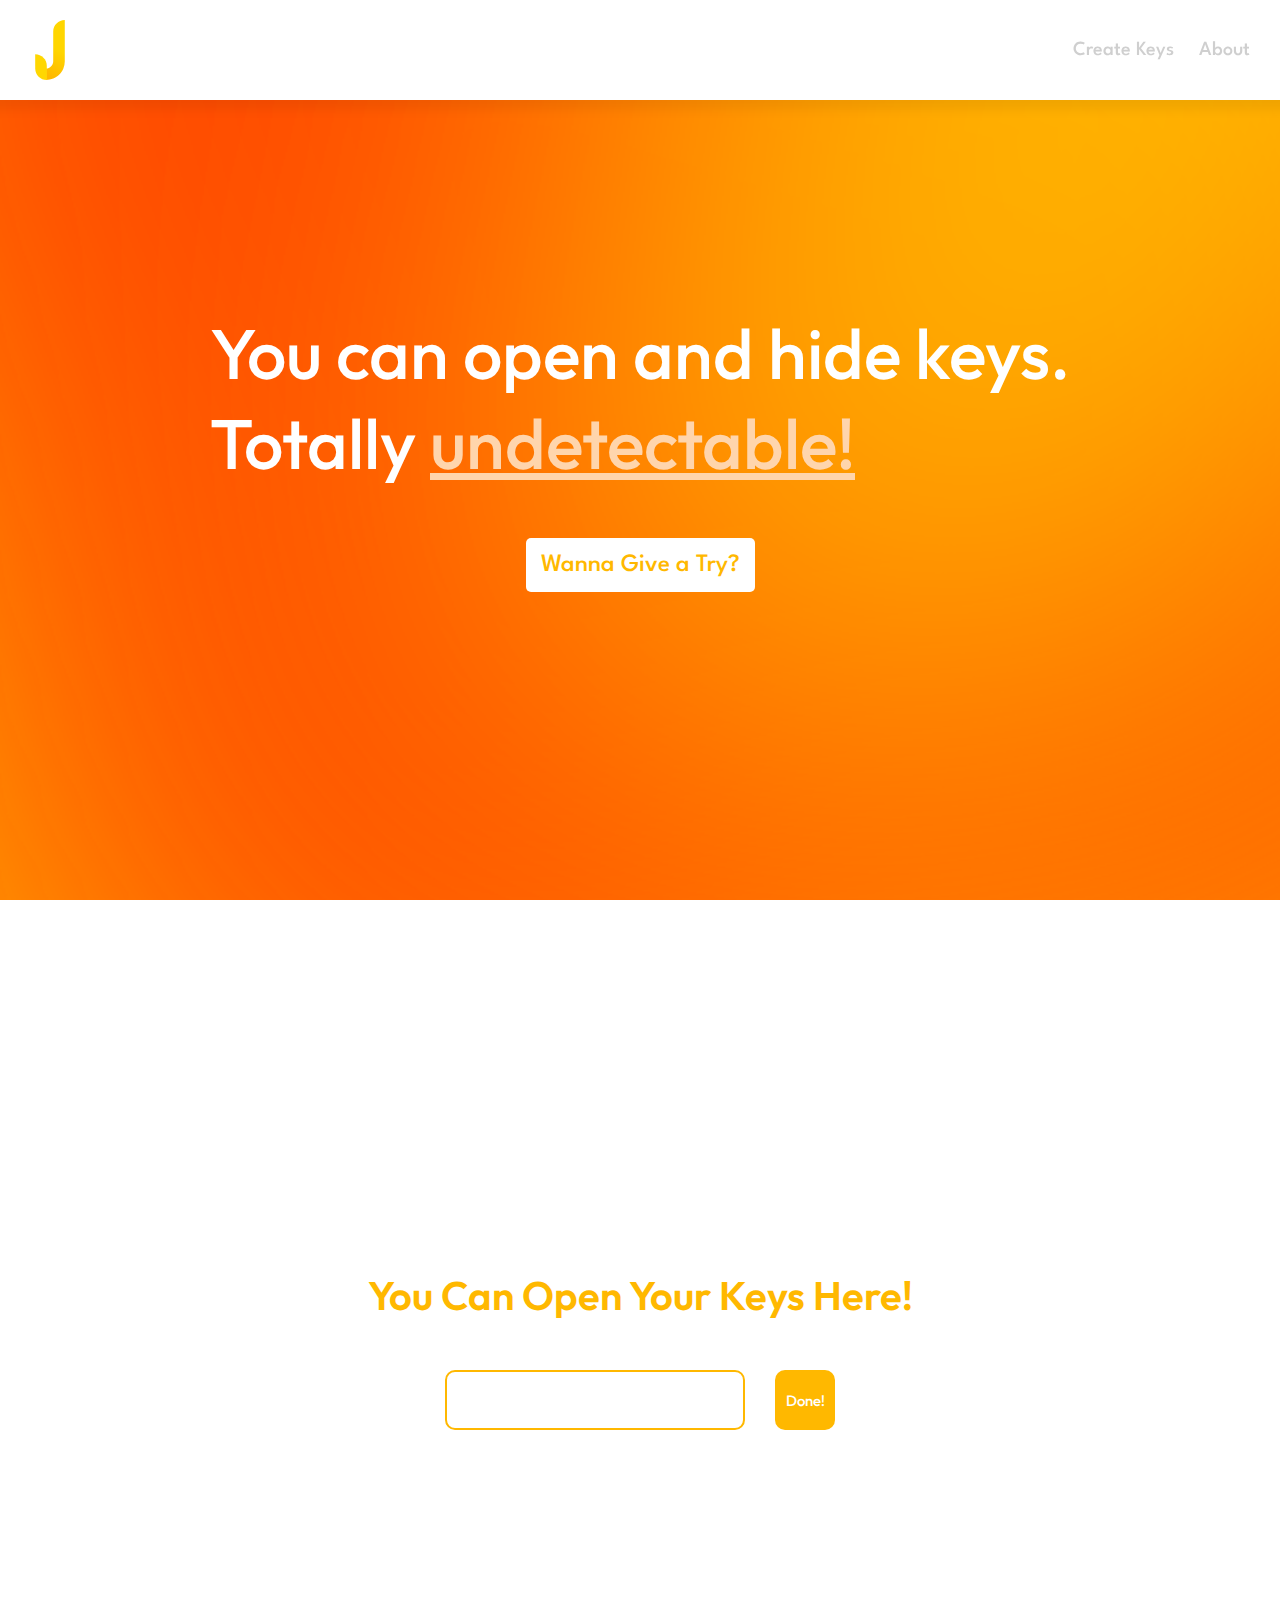
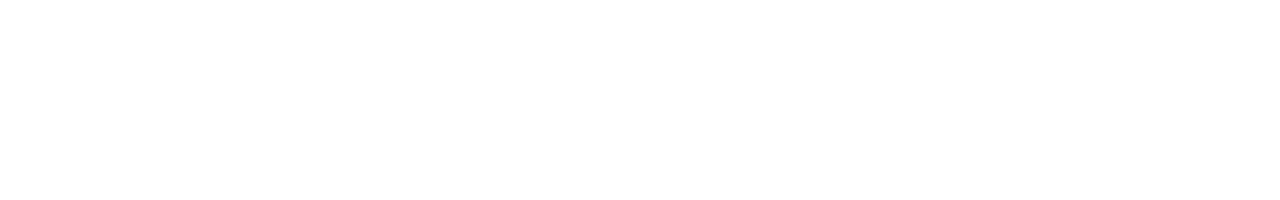
<file: index.html>
<!DOCTYPE html>
<html lang="en">
<head>
    <meta charset="UTF-8">
    <meta http-equiv="X-UA-Compatible" content="IE=edge">
    <meta name="viewport" content="width=device-width, initial-scale=1.0">
    <link rel="shortcut icon" type="image/svg" href="basicimages/JustTheKey_logo_svg.svg">
    <link rel="stylesheet" href="TipthekeyUI.css">
    <title>JustTheKey</title>
</head>
<body>
    <div class="progressbar"></div>
    <div class="navbar-web">
        <div class="svglogo" id="logoheader"></div>
        <div class="misslinks">
            <a href="pages/CreateKeys.html">Create Keys</a>
            <a data-where="">About</a>
        </div>
    </div>
    <section id="firstpartaboutintro">
        <div class="introtext">You can open and hide keys.<br>Totally <span>undetectable!</span></div>
        <div id="trybutton" onclick="scrollviewinput()">Wanna Give a Try?</div>
    </section>
    <section id="openkeys">
        <div><p class="textnowwee">You Can Open Your Keys Here!</p></div>
        <div class="inputsarea">
            <input type="text" name="inputkeytext" id="idtextkeyinput">
            <div class="buttonconvert" onclick="findthekey()">Done!</div>
        </div>
        <div class="linksopen">
            <p class="linkedtextnow">Your Key Leads to a website. Would you like to follow?</p>
            <a class="followbtn" id="follzse">Yes, Sure!</a>
        </div>
    </section>
</body>
<script src="findthekey.js"></script>
</html>
</file>
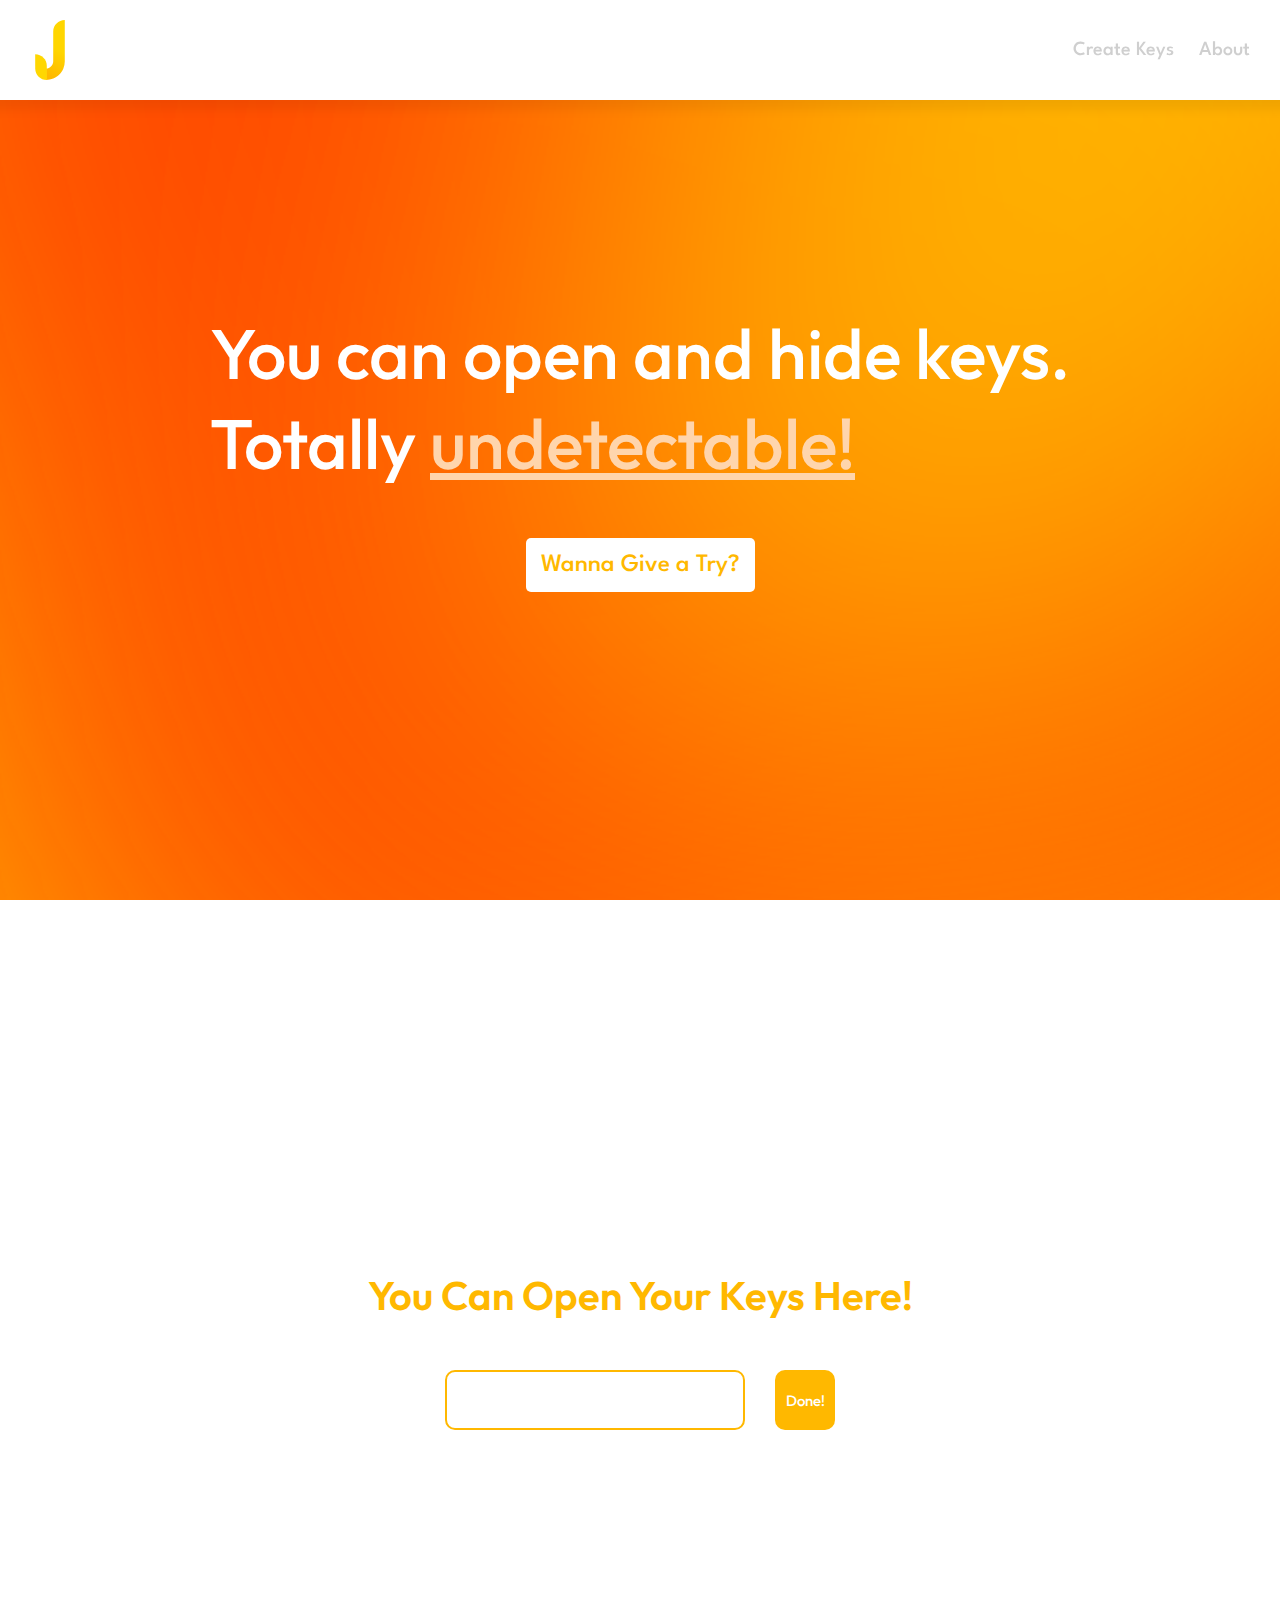
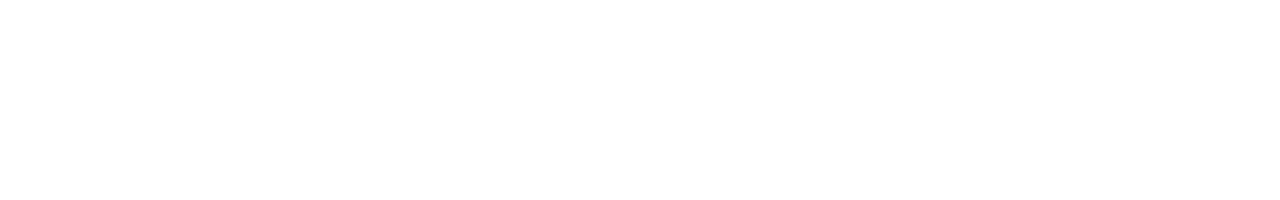
<file: JustTheKey.html>
<!DOCTYPE html>
<html lang="en">
<head>
    <meta charset="UTF-8">
    <meta http-equiv="X-UA-Compatible" content="IE=edge">
    <meta name="viewport" content="width=device-width, initial-scale=1.0">
    <link rel="shortcut icon" type="image/svg" href="basicimages/JustTheKey_logo_svg.svg">
    <link rel="stylesheet" href="TipthekeyUI.css">
    <title>JustTheKey</title>
</head>
<body>
    <div class="progressbar"></div>
    <div class="navbar-web">
        <div class="svglogo" id="logoheader"></div>
        <div class="misslinks">
            <a href="pages/CreateKeys.html">Create Keys</a>
            <a data-where="">About</a>
        </div>
    </div>
    <section id="firstpartaboutintro">
        <div class="introtext">You can open and hide keys.<br>Totally <span>undetectable!</span></div>
        <div id="trybutton" onclick="scrollviewinput()">Wanna Give a Try?</div>
    </section>
    <section id="openkeys">
        <div><p class="textnowwee">You Can Open Your Keys Here!</p></div>
        <div class="inputsarea">
            <input type="text" name="inputkeytext" id="idtextkeyinput">
            <div class="buttonconvert" onclick="findthekey()">Done!</div>
        </div>
        <div class="linksopen">
            <p class="linkedtextnow">Your Key Leads to a website. Would you like to follow?</p>
            <a class="followbtn" id="follzse">Yes, Sure!</a>
        </div>
    </section>
</body>
<script src="findthekey.js"></script>
</html>
</file>
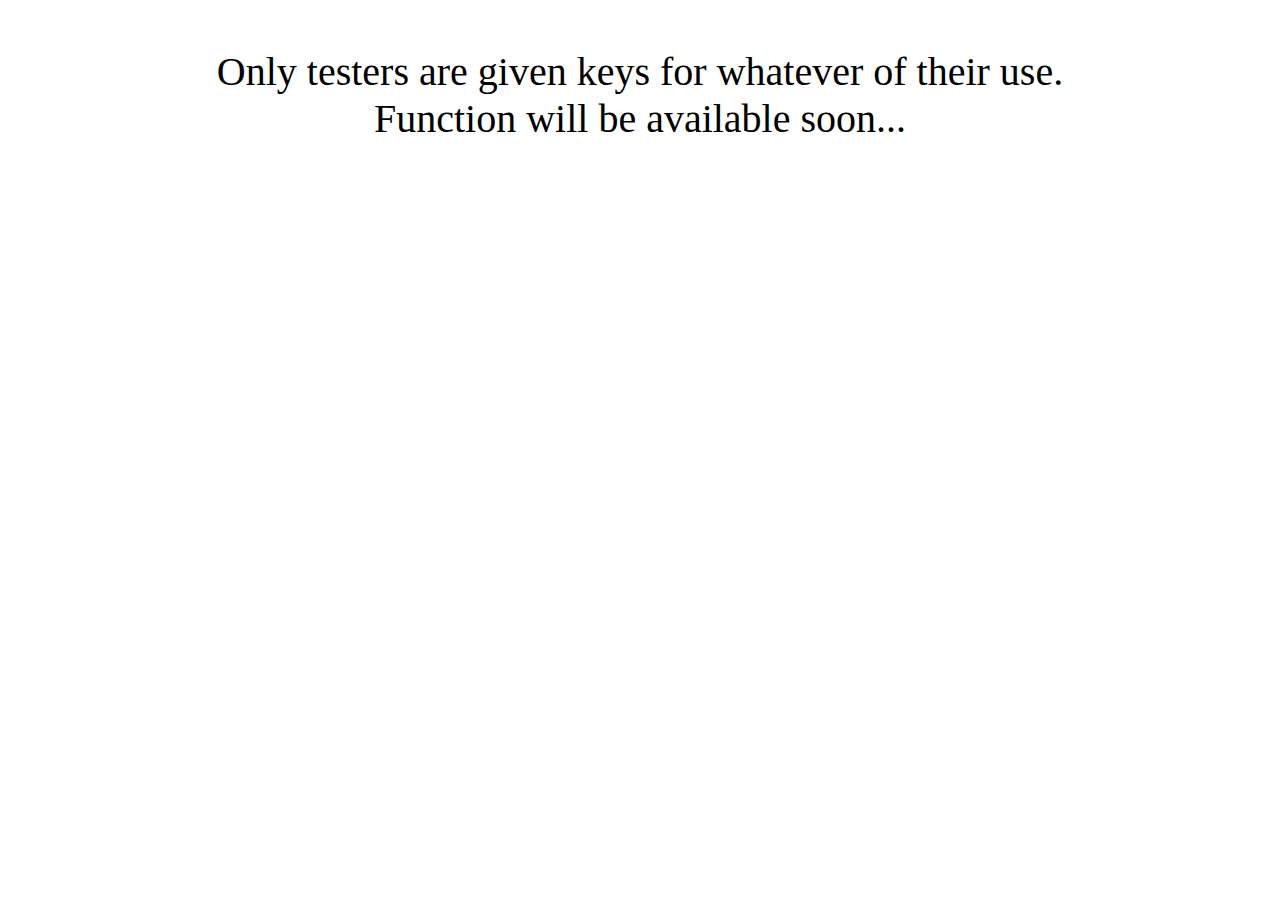
<file: pages/CreateKeys.html>
<!DOCTYPE html>
<html lang="en">
<head>
    <meta charset="UTF-8">
    <meta http-equiv="X-UA-Compatible" content="IE=edge">
    <meta name="viewport" content="width=device-width, initial-scale=1.0">
    <title>JustTheKey | Create Keys</title>
</head>
<body>
    <main style="display: flex; justify-content: center; align-items: center; font-size: 40px;" align="center">
        <p>Only testers are given keys for whatever of their use.<br>Function will be available soon...</p>
    </main>
</body>
</html>
</file>
<file: TipthekeyUI.css>
@import url('https://fonts.googleapis.com/css2?family=Akshar:wght@300;400;500;600;700&family=League+Spartan:wght@100;200;300;400;500;600;700;800;900&family=Outfit:wght@100;200;300;400;500;600;700;800&display=swap');
:root{
    --coloraccent: #FFB800;
    --colornonehighlight: #cfcfcf;
}
a{
    text-decoration: none;
    color: var(--colornonehighlight);
    cursor: pointer;
}
*{
    padding: 0;
    margin: 0;
    box-sizing: border-box;
}
section{
    min-height: 100vh;
    display: flex;
    justify-content: center;
    align-items: center;
    flex-direction: column;
}
html{
    font-family: League Spartan, sans-serif;
    font-size: 20px;
    font-weight: 500;
    color: var(--coloraccent);
}
body{
    background-color: #ebebeb;
}
.navbar-web{
    background-color: #ffffff;
    width: 100%;
    height: 100px;
    display: flex;
    justify-content: space-between;
    align-items: center;
    padding: 20px;
    position: fixed;
    box-shadow: 0px 0px 10px 10px #0000000f;
}
.svglogo{
    background-image: url(basicimages/JustTheKey_logo_svg.svg);
    background-repeat: no-repeat;
    background-position: center;
    background-size:contain;
}
#logoheader{
    width: 60px;
    height: 60px;
}
.texttop{
    font-family: Outfit, sans-serif;
    font-size: 30px;
    font-weight: 600;
    user-select: none;
}
#firstpartaboutintro{
    background-image: url(basicimages/blurry-background.svg);
    background-position: center;
    background-repeat: no-repeat;
    background-size: cover;
}
.introtext{
    font-size: 70px;
    color: #ffffff;
    line-height: 90px;
    font-family: Outfit, sans-serif;
    user-select: none;
}
.introtext span{
    color: #ffd5ac;
    text-decoration: underline;
    cursor: pointer;
    transition: opacity 0.2s ease-in-out;
}
.introtext span:hover{
    opacity: 30%;
    transition: opacity 0.2s ease-in-out;
}
#trybutton{
    background-color: #ffffff;
    border-radius: 5px;
    padding: 15px;
    font-size: 25px;
    margin-top: 50px;
    user-select: none;
    cursor: pointer;
    transition: filter 0.2s ease-in-out;
}
#trybutton:hover{
    filter: contrast(0.8);
    transition: filter 0.2s ease-in-out;
}
.textnowwee{
    font-size: 40px;
    color: var(--coloraccent);
    font-family: Outfit, sans-serif;
    font-weight: 600;
}
#openkeys{
    background-color: #ffffff;
}
#idtextkeyinput{
    width: 300px;
    height: 60px;
    border: 2px solid #FFB800;
    border-radius: 10px;
    background-color: #ffffff;
    padding: 10px;
    outline: none;
    font-size: 20px;
    color: #FFB800;
    font-weight: 600;
    font-family: Outfit, sans-serif;
}
.inputsarea{
    margin-top: 50px;
    display: flex;
    flex-direction: row;
}
.buttonconvert{
    width: 60px;
    height: 60px;
    border-radius: 10px;
    background-color: #FFB800;
    display: flex;
    justify-content: center;
    align-items: center;
    margin-left: 30px;
    color: #ffffff;
    font-size: 15px;
    font-family: Outfit, sans-serif;
    cursor: pointer;
    transition: filter 0.2s ease-in-out;
}
.buttonconvert:hover{
    filter: contrast(1.2);
    transition: filter 0.2s ease-in-out;
}
.linkedtextnow{
    font-size: 20px;
    color: #000000;
}
.linksopen{
    margin-top: 40px;
    display: none;
    justify-content: center;
    align-items: center;
    flex-direction: column;
}
.followbtn{
    background-color: #FFB800;
    padding: 15px;
    border-radius: 10px;
    color: #ffffff;
    margin-top: 30px;
    user-select: none;
    cursor: pointer;
    transition: filter 0.2s ease-in-out;
}
.followbtn:hover{
    filter: contrast(0.9);
    transition: filter 0.2s ease-in-out;
}
.progressbar{
    width: 0%;
    height: 0px;
    background-color: #FFB800;
    position: fixed;
    bottom: 0;
    transition: width 0.5s ease-in-out, height 0.5s ease-in-out;
}
.progressbar.load{
    transition: width 0.5s ease-in-out, height 0.5s ease-in-out;
    width: 100%;
    height: 10px;
}
.misslinks a{
    margin: 0px 10px;
    transition: color 0.5s ease-in-out;
}
.misslinks a:hover{
    color: #FFB800;
    transition: color 0.2s ease-in-out;
}
</file>
